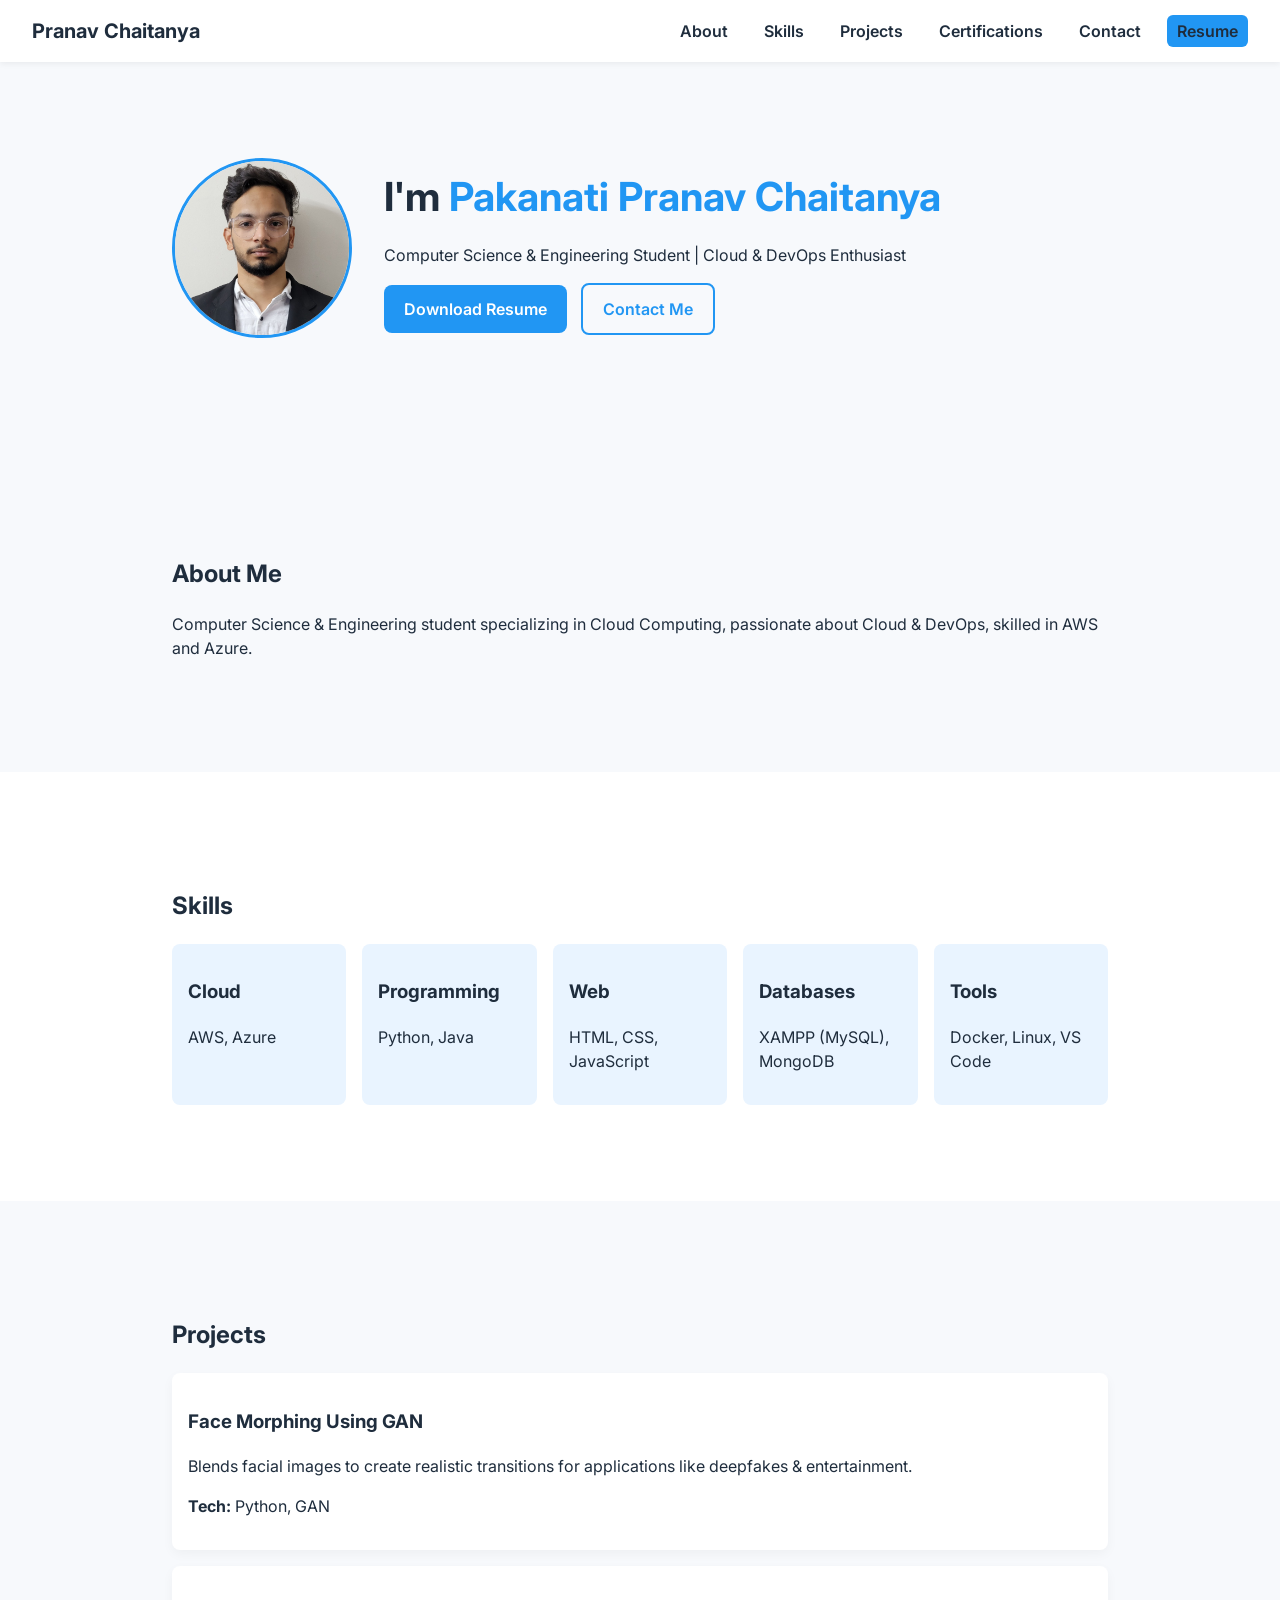
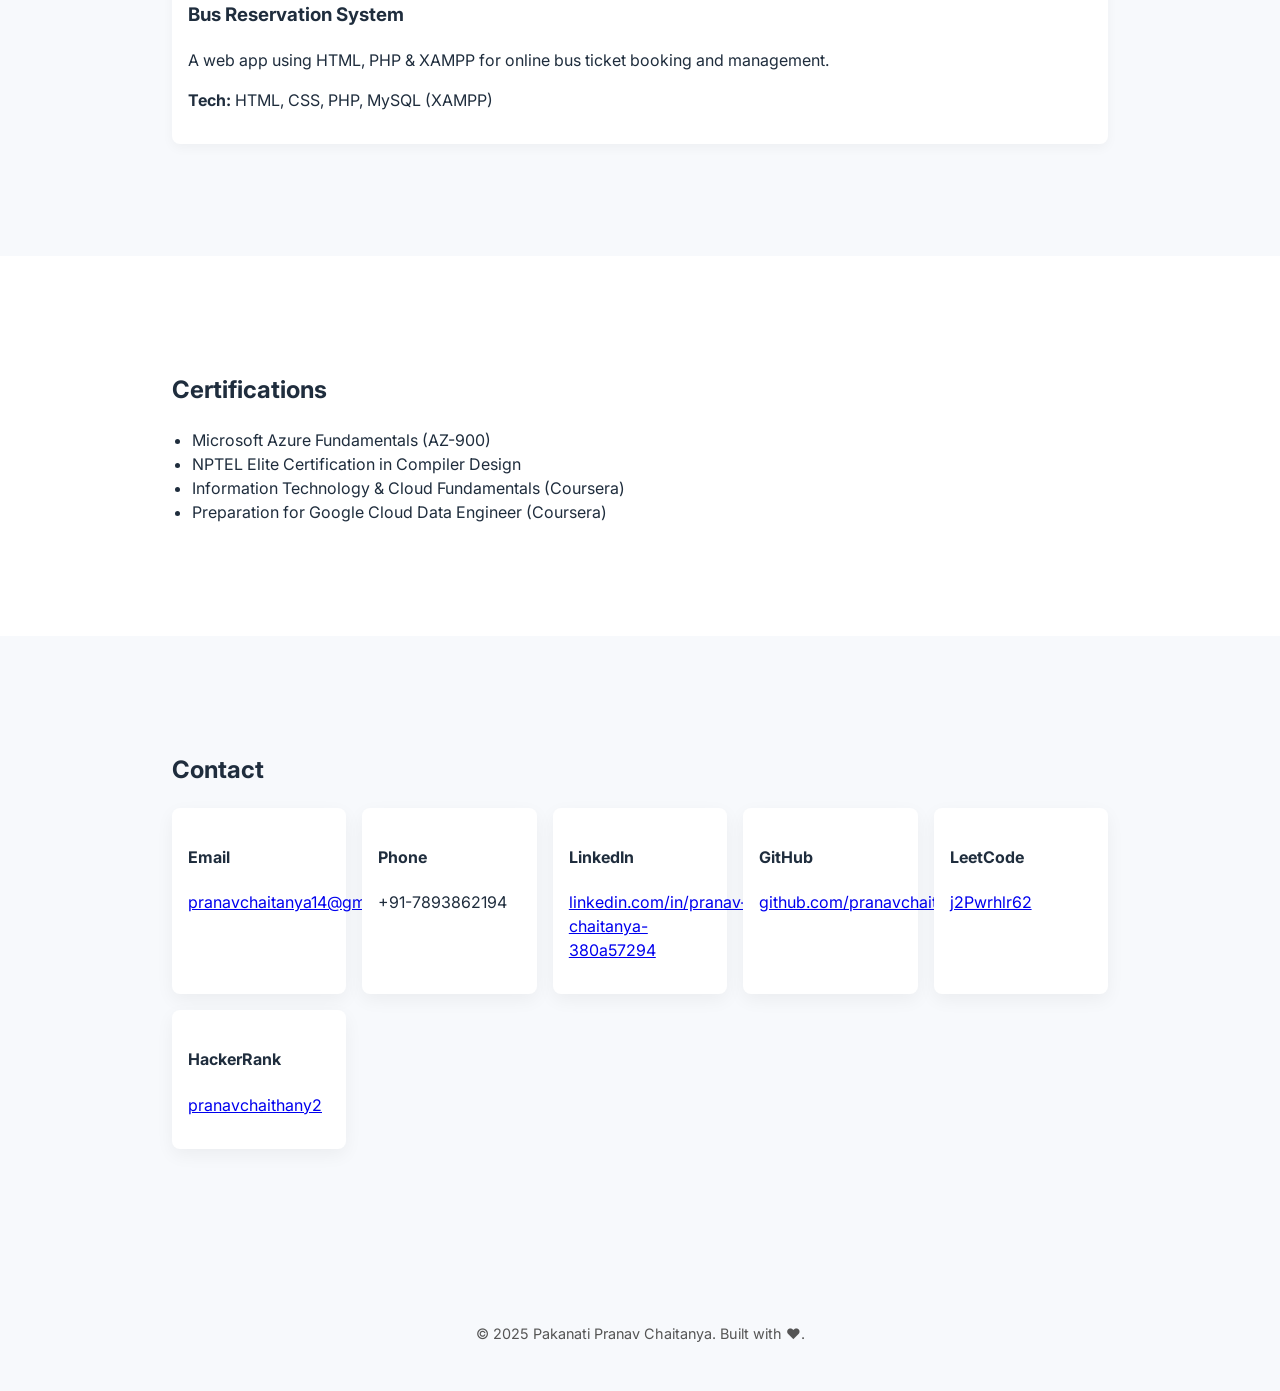
<file: index.html>
<!DOCTYPE html>
<html lang="en">
<head>
  <meta charset="UTF-8" />
  <meta name="viewport" content="width=device-width, initial-scale=1.0"/>
  <title>Pakanati Pranav Chaitanya | Portfolio</title>
  <link rel="icon" href="assets/profile.jpg" />
  <link href="https://fonts.googleapis.com/css2?family=Inter:wght@400;600;700&display=swap" rel="stylesheet">
  <link rel="stylesheet" href="style.css" />
</head>
<body>
  <nav class="navbar">
    <div class="logo">Pranav Chaitanya</div>
    <ul class="nav-links">
      <li><a href="#about">About</a></li>
      <li><a href="#skills">Skills</a></li>
      <li><a href="#projects">Projects</a></li>
      <li><a href="#certs">Certifications</a></li>
      <li><a href="#contact">Contact</a></li>
      <li><a href="#resume" class="btn-resume">Resume</a></li>
    </ul>
    <div class="burger" onclick="toggleMenu()">&#9776;</div>
  </nav>

  <header id="home" class="section hero">
    <div class="container">
      <div class="intro">
        <div class="photo">
          <img src="assets/profile.jpg" alt="Profile Photo" />
        </div>
        <div class="text">
          <h1>I'm <span class="highlight">Pakanati Pranav Chaitanya</span></h1>
          <p>Computer Science & Engineering Student | Cloud & DevOps Enthusiast</p>
          <div class="buttons">
            <a href="assets/resume.pdf" download class="primary-btn">Download Resume</a>
            <a href="#contact" class="secondary-btn">Contact Me</a>
          </div>
        </div>
      </div>
    </div>
  </header>

  <section id="about" class="section">
    <div class="container">
      <h2>About Me</h2>
      <p>Computer Science & Engineering student specializing in Cloud Computing, passionate about Cloud & DevOps, skilled in AWS and Azure.</p>
    </div>
  </section>

  <section id="skills" class="section alt">
    <div class="container">
      <h2>Skills</h2>
      <div class="skills-grid">
        <div class="skill">
          <h3>Cloud</h3>
          <p>AWS, Azure</p>
        </div>
        <div class="skill">
          <h3>Programming</h3>
          <p>Python, Java</p>
        </div>
        <div class="skill">
          <h3>Web</h3>
          <p>HTML, CSS, JavaScript</p>
        </div>
        <div class="skill">
          <h3>Databases</h3>
          <p>XAMPP (MySQL), MongoDB</p>
        </div>
        <div class="skill">
          <h3>Tools</h3>
          <p>Docker, Linux, VS Code</p>
        </div>
      </div>
    </div>
  </section>

  <section id="projects" class="section">
    <div class="container">
      <h2>Projects</h2>
      <div class="project">
        <h3>Face Morphing Using GAN</h3>
        <p>Blends facial images to create realistic transitions for applications like deepfakes & entertainment.</p>
        <p><strong>Tech:</strong> Python, GAN</p>
      </div>
      <div class="project">
        <h3>Bus Reservation System</h3>
        <p>A web app using HTML, PHP & XAMPP for online bus ticket booking and management.</p>
        <p><strong>Tech:</strong> HTML, CSS, PHP, MySQL (XAMPP)</p>
      </div>
    </div>
  </section>

  <section id="certs" class="section alt">
    <div class="container">
      <h2>Certifications</h2>
      <ul class="cert-list">
        <li>Microsoft Azure Fundamentals (AZ-900)</li>
        <li>NPTEL Elite Certification in Compiler Design</li>
        <li>Information Technology & Cloud Fundamentals (Coursera)</li>
        <li>Preparation for Google Cloud Data Engineer (Coursera)</li>
      </ul>
    </div>
  </section>

  <section id="contact" class="section">
    <div class="container">
      <h2>Contact</h2>
      <div class="contact-cards">
        <div class="card">
          <h4>Email</h4>
          <p><a href="mailto:pranavchaitanya14@gmail.com">pranavchaitanya14@gmail.com</a></p>
        </div>
        <div class="card">
          <h4>Phone</h4>
          <p>+91-7893862194</p>
        </div>
        <div class="card">
          <h4>LinkedIn</h4>
          <p><a href="https://linkedin.com/in/pranav-chaitanya-380a57294" target="_blank">linkedin.com/in/pranav-chaitanya-380a57294</a></p>
        </div>
        <div class="card">
          <h4>GitHub</h4>
          <p><a href="https://github.com/pranavchaithanya14" target="_blank">github.com/pranavchaithanya14</a></p>
        </div>
        <div class="card">
          <h4>LeetCode</h4>
          <p><a href="https://leetcode.com/u/j2Pwrhlr62" target="_blank">j2Pwrhlr62</a></p>
        </div>
        <div class="card">
          <h4>HackerRank</h4>
          <p><a href="https://www.hackerrank.com/profile/pranavchaithany2" target="_blank">pranavchaithany2</a></p>
        </div>
      </div>
    </div>
  </section>

  <footer class="footer">
    <p>&copy; 2025 Pakanati Pranav Chaitanya. Built with ❤️.</p>
  </footer>

  <script>
    function toggleMenu() {
      const links = document.querySelector('.nav-links');
      links.classList.toggle('active');
    }
    document.querySelectorAll('a[href^="#"]').forEach(el => {
      el.addEventListener('click', function(e){
        e.preventDefault();
        const target = document.querySelector(this.getAttribute('href'));
        if(target) target.scrollIntoView({behavior:'smooth'});
      });
    });
  </script>
</body>
</html>
</file>
<file: style.css>
* { box-sizing:border-box; }
body { margin:0; font-family: 'Inter', system-ui,-apple-system,BlinkMacSystemFont,sans-serif; background:#f7f9fc; color:#1f2d3d; line-height:1.5; }
.container { max-width:1000px; margin:0 auto; padding:2rem; }
.navbar { display:flex; justify-content:space-between; align-items:center; padding:1rem 2rem; position:sticky; top:0; background:#ffffff; box-shadow:0 2px 6px rgba(0,0,0,0.06); z-index:10; }
.logo { font-weight:700; font-size:1.25rem; }
.nav-links { list-style:none; display:flex; gap:1rem; margin:0; padding:0; }
.nav-links li { }
.nav-links a { text-decoration:none; font-weight:600; padding:6px 10px; border-radius:6px; transition:background .2s; color:#1f2d3d; }
.nav-links a:hover { background:rgba(33,150,243,0.1); }
.btn-resume { background:#2196f3; color:#fff; }
.burger { display:none; cursor:pointer; font-size:1.5rem; }
.hero { padding:4rem 0; }
.intro { display:flex; gap:2rem; flex-wrap:wrap; align-items:center; }
.photo img { width:180px; height:180px; object-fit:cover; border-radius:50%; border:3px solid #2196f3; }
.text h1 { margin:0; font-size:2.5rem; }
.highlight { color:#2196f3; }
.primary-btn, .secondary-btn { display:inline-block; padding:12px 20px; border-radius:8px; text-decoration:none; font-weight:600; margin-right:10px; }
.primary-btn { background:#2196f3; color:#fff; }
.secondary-btn { border:2px solid #2196f3; color:#2196f3; }
.section { padding:4rem 0; }
.alt { background:#ffffff; }
.skills-grid { display:grid; grid-template-columns:repeat(auto-fit,minmax(140px,1fr)); gap:1rem; margin-top:1rem; }
.skill { background:#e9f4ff; padding:1rem 1rem; border-radius:8px; }
.project { background:#ffffff; padding:1rem 1rem; border-radius:8px; margin-bottom:1rem; box-shadow:0 4px 12px rgba(0,0,0,0.04); }
.cert-list { list-style:disc; padding-left:1.25rem; }
.contact-cards { display:grid; grid-template-columns:repeat(auto-fit,minmax(160px,1fr)); gap:1rem; margin-top:1rem; }
.card { background:#ffffff; padding:1rem; border-radius:8px; box-shadow:0 6px 18px rgba(0,0,0,0.05); }
.footer { text-align:center; padding:2rem 1rem; margin-top:2rem; font-size:.9rem; color:#555; }
@media (max-width:900px){
  .nav-links { display:none; position:fixed; top:0; right:0; background:#fff; height:100%; width:220px; flex-direction:column; padding:2rem; box-shadow:-4px 0 24px rgba(0,0,0,0.1); }
  .nav-links.active { display:flex; }
  .burger { display:block; }
  .intro { flex-direction:column; }
}
</file>
